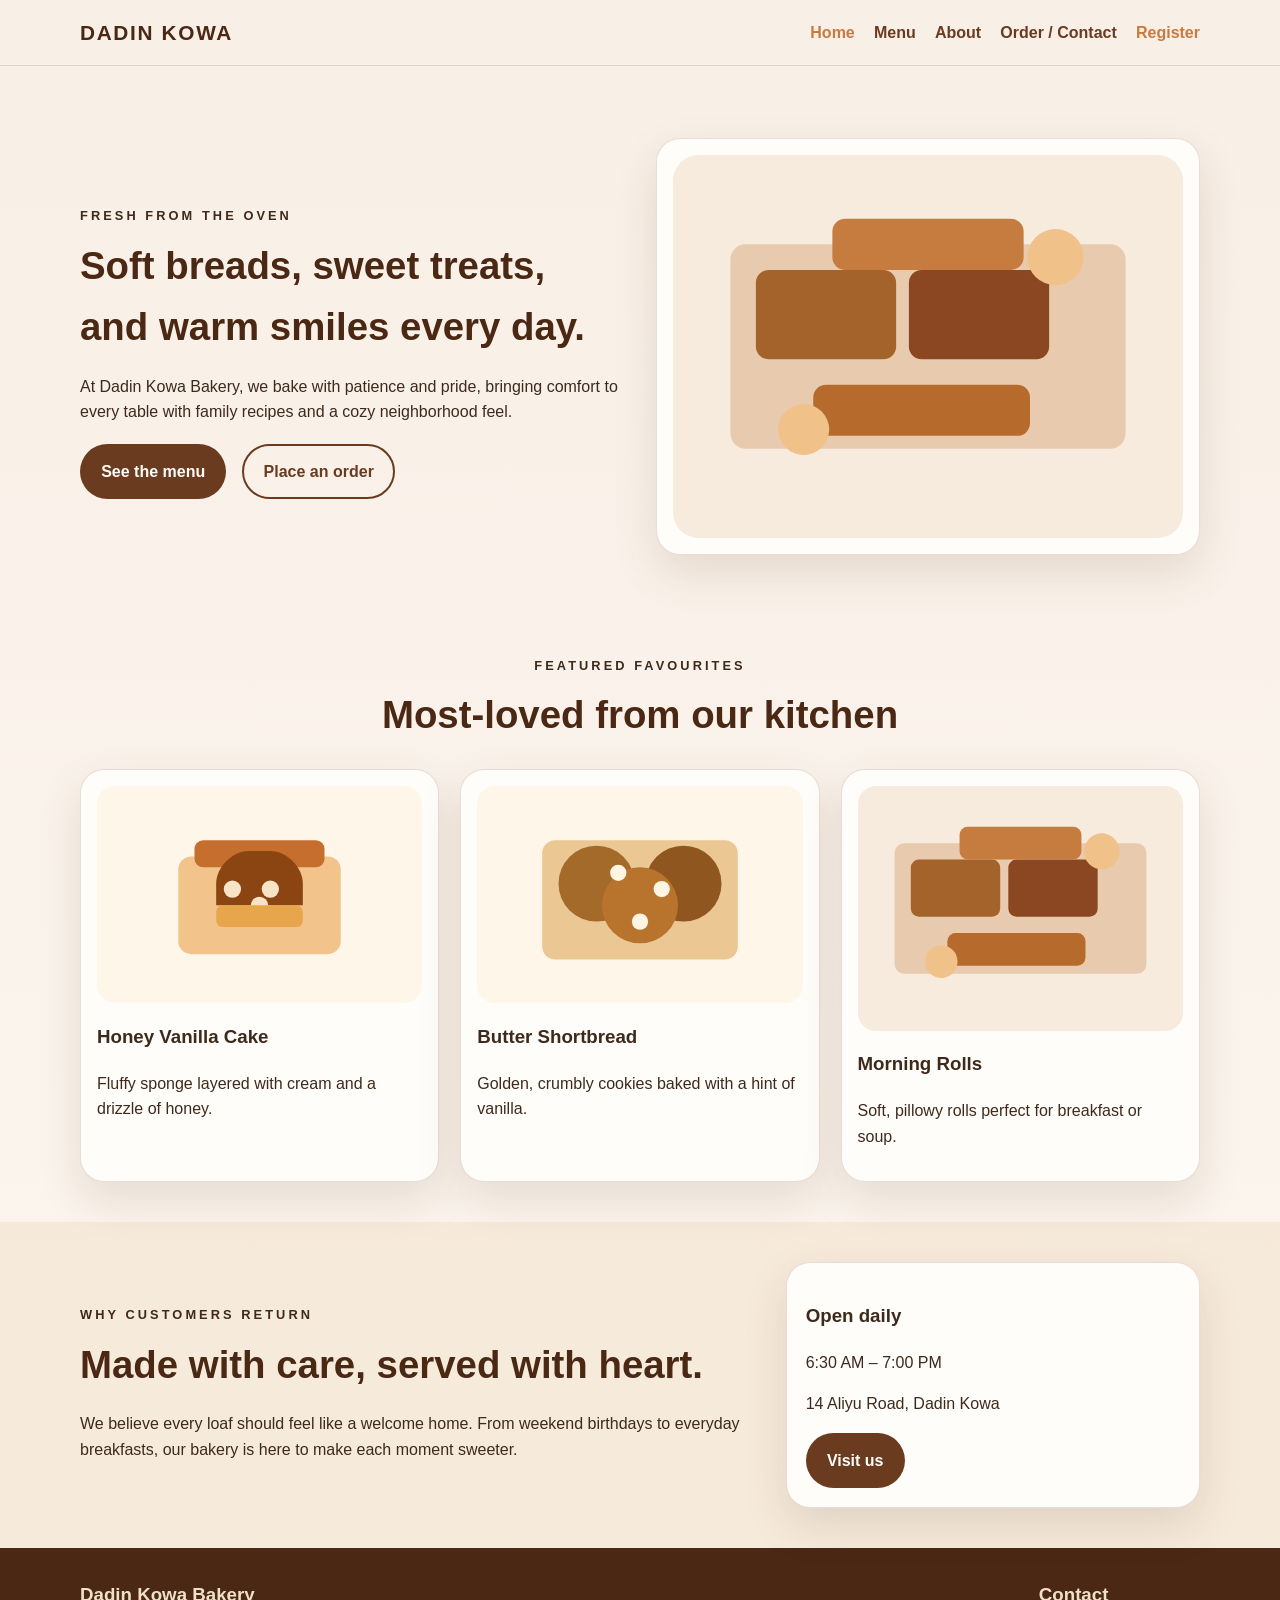
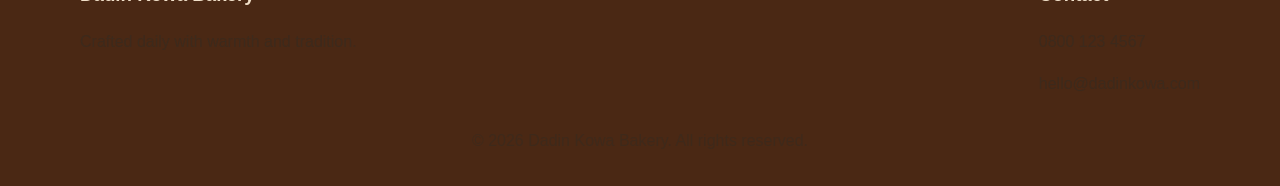
<file: index.html>
<!DOCTYPE html>
<html lang="en">
  <head>
    <meta charset="UTF-8" />
    <meta name="viewport" content="width=device-width, initial-scale=1.0" />
    <title>Dadin Kowa Bakery</title>
    <meta name="description" content="Warm, handcrafted baked goods from Dadin Kowa Bakery." />
    <link rel="stylesheet" href="styles.css" />
  </head>
  <body>
    <header class="site-header">
      <div class="container nav-bar">
        <a class="brand" href="index.html">Dadin Kowa</a>
        <button class="menu-toggle" aria-label="Toggle navigation" aria-expanded="false">
          <span></span><span></span><span></span>
        </button>
        <nav class="site-nav" aria-label="Primary navigation">
          <a href="index.html" class="active">Home</a>
          <a href="menu.html">Menu</a>
          <a href="about.html">About</a>
          <a href="contact.html">Order / Contact</a>
                    <a href="register.html" class="active">Register</a>
        </nav>
      </div>
    </header>

    <main>
      <section class="hero">
        <div class="container hero-grid">
          <div class="hero-copy">
            <p class="eyebrow">Fresh from the oven</p>
            <h1>Soft breads, sweet treats, and warm smiles every day.</h1>
            <p>At Dadin Kowa Bakery, we bake with patience and pride, bringing comfort to every table with family recipes and a cozy neighborhood feel.</p>
            <div class="hero-actions">
              <a class="btn btn-primary" href="menu.html">See the menu</a>
              <a class="btn btn-secondary" href="contact.html">Place an order</a>
            </div>
          </div>
          <div class="hero-card">
            <img src="images/hero-bread.svg" alt="Fresh bread and pastries on a wooden table" />
          </div>
        </div>
      </section>

      <section class="section">
        <div class="container">
          <div class="section-heading">
            <p class="eyebrow">Featured favourites</p>
            <h2>Most-loved from our kitchen</h2>
          </div>
          <div class="card-grid">
            <article class="card">
              <img src="images/cake.svg" alt="Layer cake with berries" />
              <h3>Honey Vanilla Cake</h3>
              <p>Fluffy sponge layered with cream and a drizzle of honey.</p>
            </article>
            <article class="card">
              <img src="images/cookies.svg" alt="Assorted cookies on a plate" />
              <h3>Butter Shortbread</h3>
              <p>Golden, crumbly cookies baked with a hint of vanilla.</p>
            </article>
            <article class="card">
              <img src="images/hero-bread.svg" alt="Warm rolls in a basket" />
              <h3>Morning Rolls</h3>
              <p>Soft, pillowy rolls perfect for breakfast or soup.</p>
            </article>
          </div>
        </div>
      </section>

      <section class="section section-alt">
        <div class="container split-section">
          <div>
            <p class="eyebrow">Why customers return</p>
            <h2>Made with care, served with heart.</h2>
            <p>We believe every loaf should feel like a welcome home. From weekend birthdays to everyday breakfasts, our bakery is here to make each moment sweeter.</p>
          </div>
          <div class="info-box">
            <h3>Open daily</h3>
            <p>6:30 AM – 7:00 PM</p>
            <p>14 Aliyu Road, Dadin Kowa</p>
            <a class="btn btn-primary" href="about.html">Visit us</a>
          </div>
        </div>
      </section>
    </main>

    <footer class="site-footer">
      <div class="container footer-grid">
        <div>
          <h3>Dadin Kowa Bakery</h3>
          <p>Crafted daily with warmth and tradition.</p>
        </div>
        <div>
          <h3>Contact</h3>
          <p>0800 123 4567</p>
          <p>hello@dadinkowa.com</p>
        </div>
      </div>
      <p class="footer-note">© <span id="year"></span> Dadin Kowa Bakery. All rights reserved.</p>
    </footer>

    <script src="script.js"></script>
  </body>
</html>
</file>
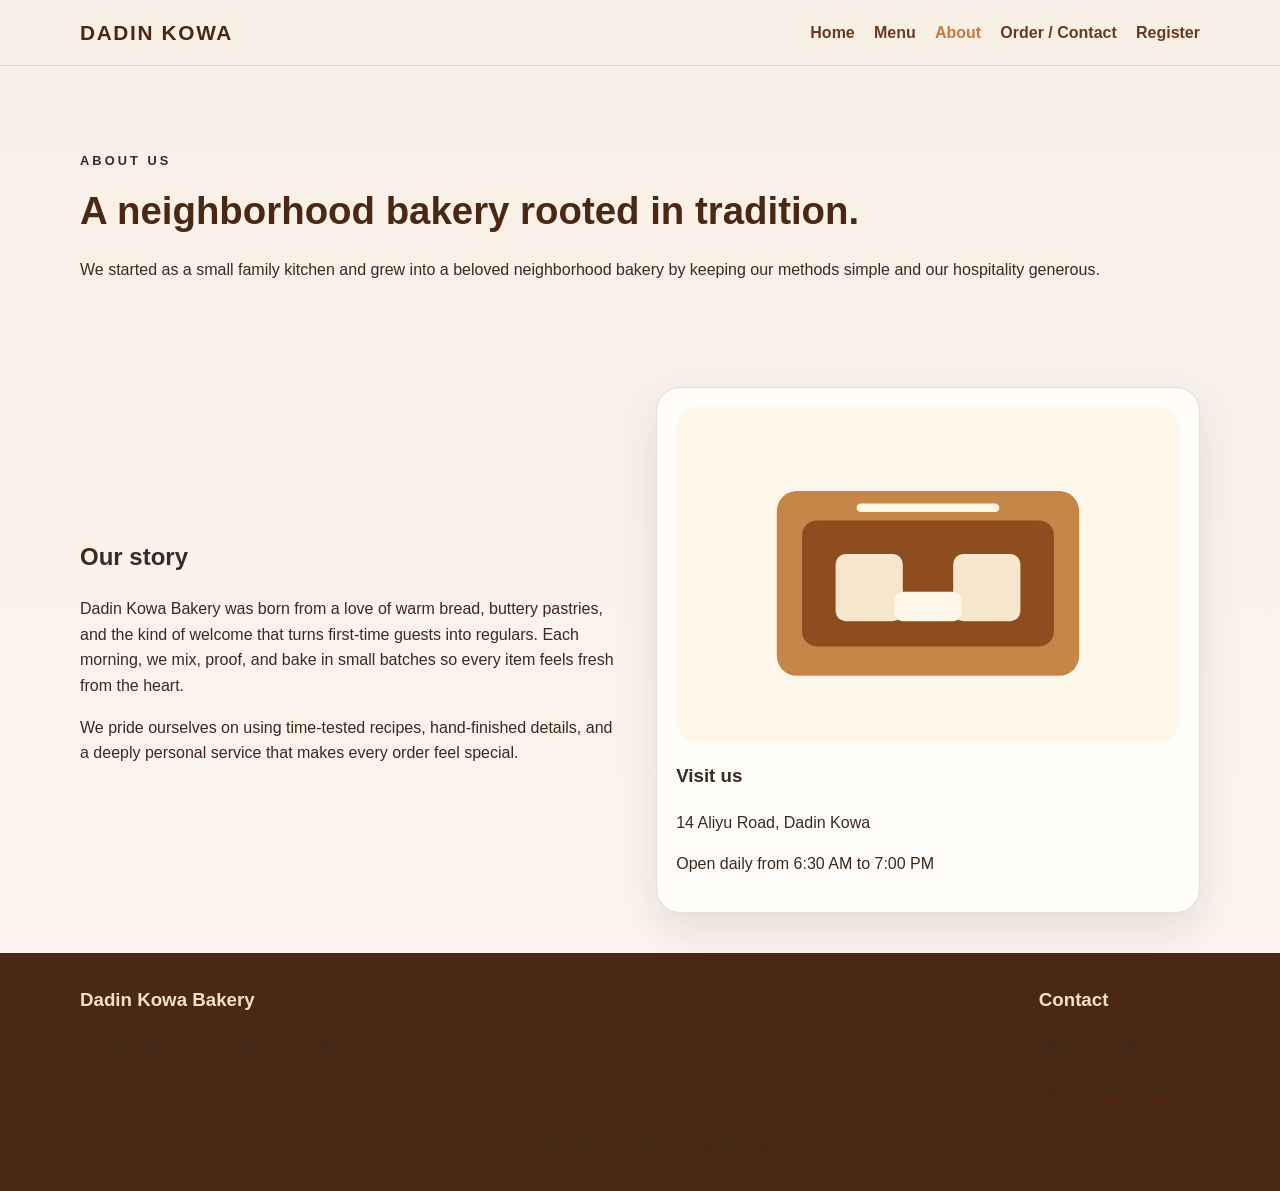
<file: about.html>
<!DOCTYPE html>
<html lang="en">
  <head>
    <meta charset="UTF-8" />
    <meta name="viewport" content="width=device-width, initial-scale=1.0" />
    <title>About | Dadin Kowa Bakery</title>
    <link rel="stylesheet" href="styles.css" />
  </head>
  <body>
    <header class="site-header">
      <div class="container nav-bar">
        <a class="brand" href="index.html">Dadin Kowa</a>
        <button class="menu-toggle" aria-label="Toggle navigation" aria-expanded="false">
          <span></span><span></span><span></span>
        </button>
        <nav class="site-nav" aria-label="Primary navigation">
          <a href="index.html">Home</a>
          <a href="menu.html">Menu</a>
          <a href="about.html" class="active">About</a>
          <a href="contact.html">Order / Contact</a>
          <a href="register.html">Register</a>
        </nav>
      </div>
    </header>

    <main>
      <section class="page-hero">
        <div class="container">
          <p class="eyebrow">About us</p>
          <h1>A neighborhood bakery rooted in tradition.</h1>
          <p>We started as a small family kitchen and grew into a beloved neighborhood bakery by keeping our methods simple and our hospitality generous.</p>
        </div>
      </section>

      <section class="section">
        <div class="container about-grid">
          <div>
            <h2>Our story</h2>
            <p>Dadin Kowa Bakery was born from a love of warm bread, buttery pastries, and the kind of welcome that turns first-time guests into regulars. Each morning, we mix, proof, and bake in small batches so every item feels fresh from the heart.</p>
            <p>We pride ourselves on using time-tested recipes, hand-finished details, and a deeply personal service that makes every order feel special.</p>
          </div>
          <div class="info-box">
            <img src="images/bakery-shop.svg" alt="Bakery storefront illustration" />
            <h3>Visit us</h3>
            <p>14 Aliyu Road, Dadin Kowa</p>
            <p>Open daily from 6:30 AM to 7:00 PM</p>
          </div>
        </div>
      </section>
    </main>

    <footer class="site-footer">
      <div class="container footer-grid">
        <div>
          <h3>Dadin Kowa Bakery</h3>
          <p>Crafted daily with warmth and tradition.</p>
        </div>
        <div>
          <h3>Contact</h3>
          <p>0800 123 4567</p>
          <p>hello@dadinkowa.com</p>
        </div>
      </div>
      <p class="footer-note">© <span id="year"></span> Dadin Kowa Bakery. All rights reserved.</p>
    </footer>

    <script src="script.js"></script>
  </body>
</html>
</file>
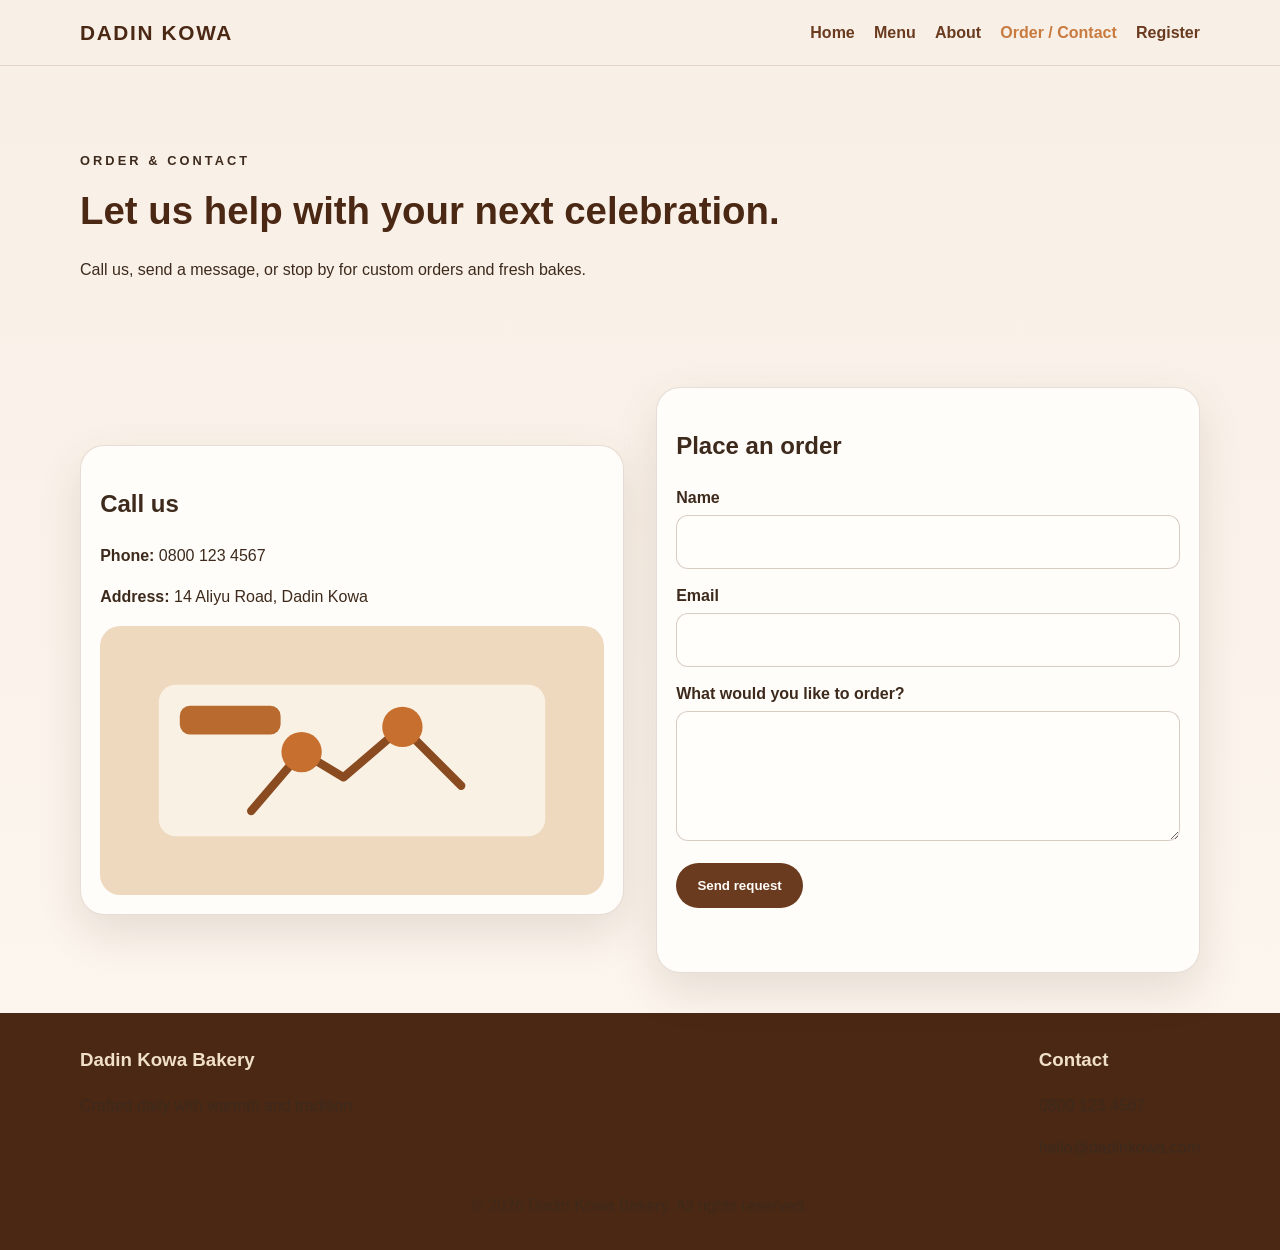
<file: contact.html>
<!DOCTYPE html>
<html lang="en">
  <head>
    <meta charset="UTF-8" />
    <meta name="viewport" content="width=device-width, initial-scale=1.0" />
    <title>Order & Contact | Dadin Kowa Bakery</title>
    <link rel="stylesheet" href="styles.css" />
  </head>
  <body>
    <header class="site-header">
      <div class="container nav-bar">
        <a class="brand" href="index.html">Dadin Kowa</a>
        <button class="menu-toggle" aria-label="Toggle navigation" aria-expanded="false">
          <span></span><span></span><span></span>
        </button>
        <nav class="site-nav" aria-label="Primary navigation">
          <a href="index.html">Home</a>
          <a href="menu.html">Menu</a>
          <a href="about.html">About</a>
          <a href="contact.html" class="active">Order / Contact</a>
          <a href="register.html">Register</a>
        </nav>
      </div>
    </header>

    <main>
      <section class="page-hero">
        <div class="container">
          <p class="eyebrow">Order & contact</p>
          <h1>Let us help with your next celebration.</h1>
          <p>Call us, send a message, or stop by for custom orders and fresh bakes.</p>
        </div>
      </section>

      <section class="section">
        <div class="container contact-grid">
          <div class="contact-card">
            <h2>Call us</h2>
            <p><strong>Phone:</strong> 0800 123 4567</p>
            <p><strong>Address:</strong> 14 Aliyu Road, Dadin Kowa</p>
            <img src="images/map-placeholder.svg" alt="Placeholder map for the bakery location" />
          </div>
          <div class="contact-card">
            <h2>Place an order</h2>
            <form id="order-form">
              <label>
                Name
                <input type="text" name="name" required />
              </label>
              <label>
                Email
                <input type="email" name="email" required />
              </label>
              <label>
                What would you like to order?
                <textarea name="message" rows="4" required></textarea>
              </label>
              <button class="btn btn-primary" type="submit">Send request</button>
              <p id="form-message" class="form-message" aria-live="polite"></p>
            </form>
          </div>
        </div>
      </section>
    </main>

    <footer class="site-footer">
      <div class="container footer-grid">
        <div>
          <h3>Dadin Kowa Bakery</h3>
          <p>Crafted daily with warmth and tradition.</p>
        </div>
        <div>
          <h3>Contact</h3>
          <p>0800 123 4567</p>
          <p>hello@dadinkowa.com</p>
        </div>
      </div>
      <p class="footer-note">© <span id="year"></span> Dadin Kowa Bakery. All rights reserved.</p>
    </footer>

    <script src="script.js"></script>
  </body>
</html>
</file>
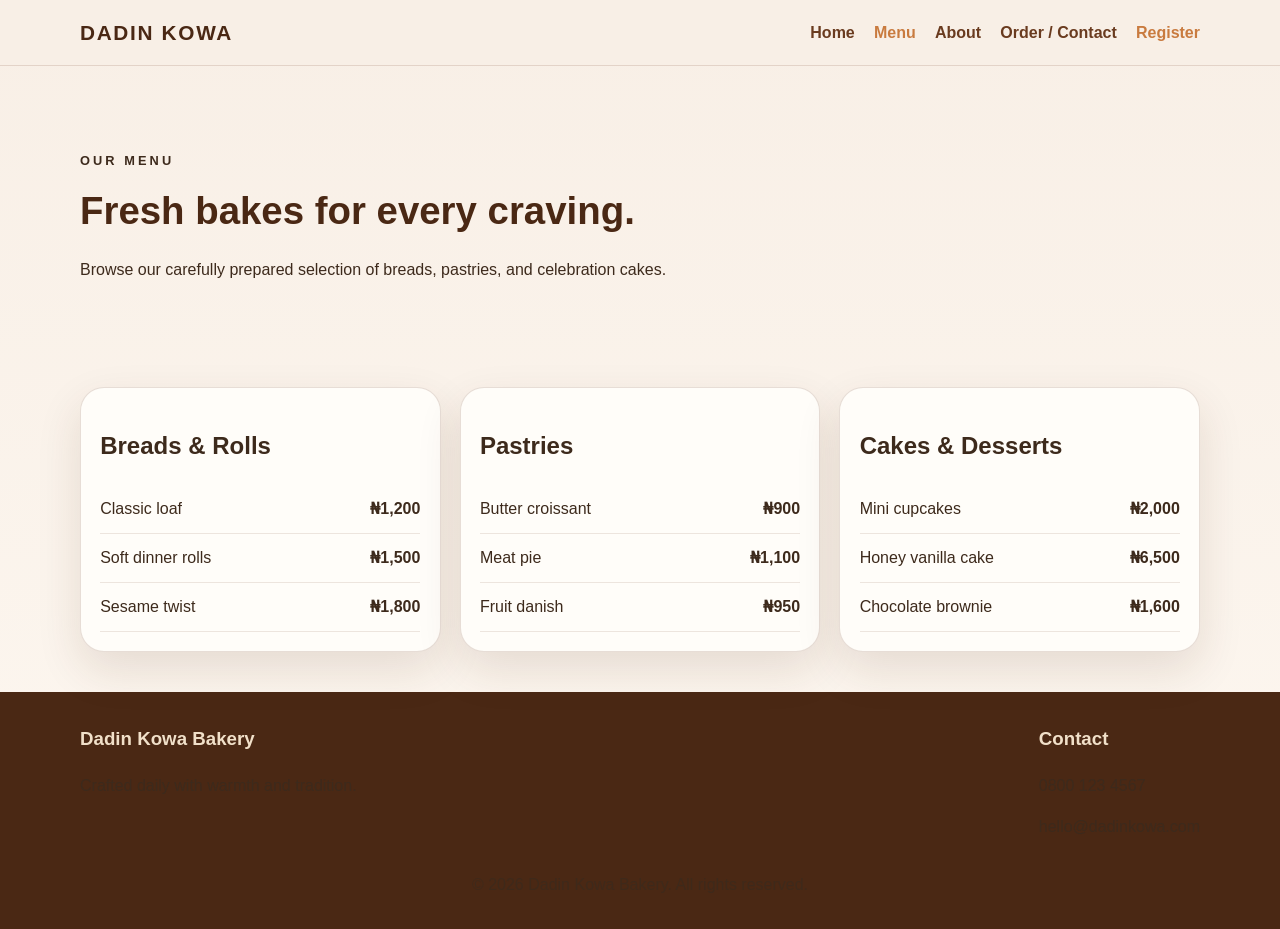
<file: menu.html>
<!DOCTYPE html>
<html lang="en">
  <head>
    <meta charset="UTF-8" />
    <meta name="viewport" content="width=device-width, initial-scale=1.0" />
    <title>Menu | Dadin Kowa Bakery</title>
    <link rel="stylesheet" href="styles.css" />
  </head>
  <body>
    <header class="site-header">
      <div class="container nav-bar">
        <a class="brand" href="index.html">Dadin Kowa</a>
        <button class="menu-toggle" aria-label="Toggle navigation" aria-expanded="false">
          <span></span><span></span><span></span>
        </button>
        <nav class="site-nav" aria-label="Primary navigation">
          <a href="index.html">Home</a>
          <a href="menu.html" class="active">Menu</a>
          <a href="about.html">About</a>
          <a href="contact.html">Order / Contact</a>
                    <a href="register.html" class="active">Register</a>
        </nav>
      </div>
    </header>

    <main>
      <section class="page-hero">
        <div class="container">
          <p class="eyebrow">Our menu</p>
          <h1>Fresh bakes for every craving.</h1>
          <p>Browse our carefully prepared selection of breads, pastries, and celebration cakes.</p>
        </div>
      </section>

      <section class="section">
        <div class="container menu-layout">
          <article class="menu-card">
            <h2>Breads & Rolls</h2>
            <ul>
              <li><span>Classic loaf</span><strong>₦1,200</strong></li>
              <li><span>Soft dinner rolls</span><strong>₦1,500</strong></li>
              <li><span>Sesame twist</span><strong>₦1,800</strong></li>
            </ul>
          </article>
          <article class="menu-card">
            <h2>Pastries</h2>
            <ul>
              <li><span>Butter croissant</span><strong>₦900</strong></li>
              <li><span>Meat pie</span><strong>₦1,100</strong></li>
              <li><span>Fruit danish</span><strong>₦950</strong></li>
            </ul>
          </article>
          <article class="menu-card">
            <h2>Cakes & Desserts</h2>
            <ul>
              <li><span>Mini cupcakes</span><strong>₦2,000</strong></li>
              <li><span>Honey vanilla cake</span><strong>₦6,500</strong></li>
              <li><span>Chocolate brownie</span><strong>₦1,600</strong></li>
            </ul>
          </article>
        </div>
      </section>
    </main>

    <footer class="site-footer">
      <div class="container footer-grid">
        <div>
          <h3>Dadin Kowa Bakery</h3>
          <p>Crafted daily with warmth and tradition.</p>
        </div>
        <div>
          <h3>Contact</h3>
          <p>0800 123 4567</p>
          <p>hello@dadinkowa.com</p>
        </div>
      </div>
      <p class="footer-note">© <span id="year"></span> Dadin Kowa Bakery. All rights reserved.</p>
    </footer>

    <script src="script.js"></script>
  </body>
</html>
</file>
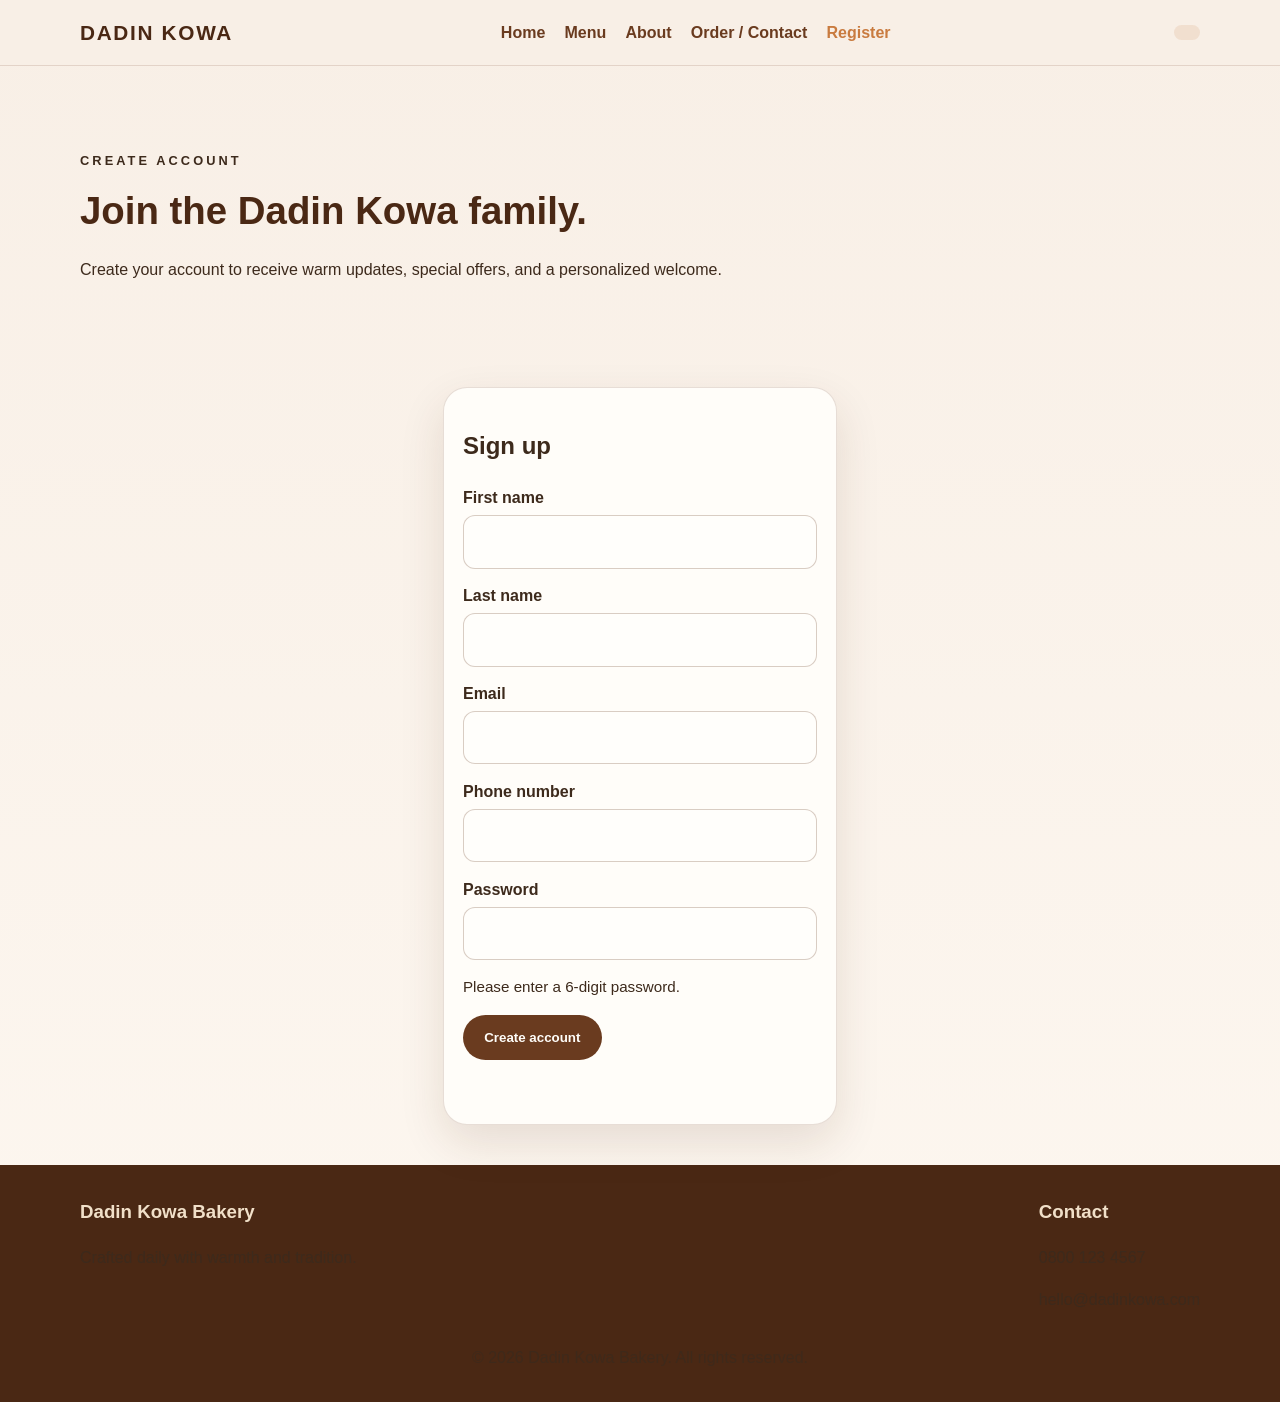
<file: register.html>
<!DOCTYPE html>
<html lang="en">
  <head>
    <meta charset="UTF-8" />
    <meta name="viewport" content="width=device-width, initial-scale=1.0" />
    <title>Register | Dadin Kowa Bakery</title>
    <link rel="stylesheet" href="styles.css" />
  </head>
  <body>
    <header class="site-header">
      <div class="container nav-bar">
        <a class="brand" href="index.html">Dadin Kowa</a>
        <button class="menu-toggle" aria-label="Toggle navigation" aria-expanded="false">
          <span></span><span></span><span></span>
        </button>
        <nav class="site-nav" aria-label="Primary navigation">
          <a href="index.html">Home</a>
          <a href="menu.html">Menu</a>
          <a href="about.html">About</a>
          <a href="contact.html">Order / Contact</a>
          <a href="register.html" class="active">Register</a>
        </nav>
        <div id="auth-pill" class="auth-pill" aria-live="polite"></div>
      </div>
    </header>

    <main>
      <section class="page-hero">
        <div class="container">
          <p class="eyebrow">Create account</p>
          <h1>Join the Dadin Kowa family.</h1>
          <p>Create your account to receive warm updates, special offers, and a personalized welcome.</p>
        </div>
      </section>

      <section class="section">
        <div class="container register-wrap">
          <form id="register-form" class="contact-card">
            <h2>Sign up</h2>
            <label>
              First name
              <input type="text" name="firstName" required />
            </label>
            <label>
              Last name
              <input type="text" name="lastName" required />
            </label>
            <label>
              Email
              <input type="email" name="email" required />
            </label>
            <label>
              Phone number
              <input type="tel" name="phone" required />
            </label>
            <label>
              Password
              <input type="password" name="password" inputmode="numeric" pattern="[0-9]{6}" minlength="6" maxlength="6" required />
            </label>
            <p class="hint">Please enter a 6-digit password.</p>
            <button class="btn btn-primary" type="submit">Create account</button>
            <p id="register-message" class="form-message" aria-live="polite"></p>
          </form>
        </div>
      </section>
    </main>

    <footer class="site-footer">
      <div class="container footer-grid">
        <div>
          <h3>Dadin Kowa Bakery</h3>
          <p>Crafted daily with warmth and tradition.</p>
        </div>
        <div>
          <h3>Contact</h3>
          <p>0800 123 4567</p>
          <p>hello@dadinkowa.com</p>
        </div>
      </div>
      <p class="footer-note">© <span id="year"></span> Dadin Kowa Bakery. All rights reserved.</p>
    </footer>

    <script src="script.js"></script>
  </body>
</html>
</file>
<file: styles.css>
:root {
  --cream: #f8efe6;
  --cream-strong: #f1e0c9;
  --brown: #6a3b1f;
  --brown-dark: #4a2814;
  --text: #3d2a1c;
  --accent: #c97b3f;
  --white: #fffdf9;
  --shadow: 0 18px 45px rgba(74, 40, 20, 0.12);
}

* {
  box-sizing: border-box;
}

body {
  margin: 0;
  font-family: "Segoe UI", Tahoma, Geneva, Verdana, sans-serif;
  color: var(--text);
  background: linear-gradient(180deg, var(--cream) 0%, #fdf7f0 100%);
  line-height: 1.6;
}

a {
  color: inherit;
  text-decoration: none;
}

img {
  max-width: 100%;
  display: block;
}

.container {
  width: min(1120px, calc(100% - 2rem));
  margin: 0 auto;
}

.site-header {
  background: rgba(248, 239, 230, 0.95);
  position: sticky;
  top: 0;
  z-index: 20;
  backdrop-filter: blur(10px);
  border-bottom: 1px solid rgba(106, 59, 31, 0.15);
}

.nav-bar {
  display: flex;
  justify-content: space-between;
  align-items: center;
  padding: 1rem 0;
}

.brand {
  font-size: 1.3rem;
  font-weight: 700;
  color: var(--brown-dark);
  letter-spacing: 0.08em;
  text-transform: uppercase;
}

.site-nav {
  display: flex;
  gap: 1.2rem;
}

.site-nav a {
  font-weight: 600;
  color: var(--brown);
}

.site-nav a.active,
.site-nav a:hover {
  color: var(--accent);
}

.menu-toggle {
  display: none;
  background: none;
  border: 0;
  padding: 0.2rem;
  cursor: pointer;
}

.menu-toggle span {
  display: block;
  width: 24px;
  height: 2px;
  margin: 4px 0;
  background: var(--brown-dark);
}

.hero,
.page-hero {
  padding: 4.5rem 0 3rem;
}

.hero-grid,
.about-grid,
.contact-grid,
.split-section {
  display: grid;
  gap: 2rem;
  align-items: center;
}

.hero-grid,
.about-grid,
.contact-grid {
  grid-template-columns: repeat(2, minmax(0, 1fr));
}

.hero-copy h1,
.page-hero h1,
.section-heading h2,
.split-section h2 {
  font-size: clamp(2rem, 3vw, 2.8rem);
  margin: 0 0 0.8rem;
  color: var(--brown-dark);
}

.hero-copy p,
.page-hero p,
.section-heading p,
.split-section p,
.info-box p,
.contact-card p,
.card p,
.menu-card li,
.site-footer p {
  color: var(--text);
}

.eyebrow {
  text-transform: uppercase;
  letter-spacing: 0.24em;
  font-size: 0.8rem;
  font-weight: 700;
  color: var(--accent);
  margin-bottom: 0.5rem;
}

.hero-actions {
  display: flex;
  gap: 1rem;
  margin-top: 1.2rem;
  flex-wrap: wrap;
}

.btn {
  display: inline-block;
  padding: 0.8rem 1.2rem;
  border-radius: 999px;
  font-weight: 700;
  border: 2px solid transparent;
  transition: transform 0.2s ease, box-shadow 0.2s ease;
}

.btn:hover {
  transform: translateY(-2px);
  box-shadow: var(--shadow);
}

.btn-primary {
  background: var(--brown);
  color: var(--white);
}

.btn-secondary {
  border-color: var(--brown);
  color: var(--brown);
  background: transparent;
}

.hero-card,
.card,
.info-box,
.contact-card,
.menu-card {
  background: var(--white);
  border: 1px solid rgba(106, 59, 31, 0.16);
  border-radius: 24px;
  box-shadow: var(--shadow);
}

.hero-card {
  padding: 1rem;
}

.section {
  padding: 2.5rem 0;
}

.section-alt {
  background: rgba(241, 224, 201, 0.5);
}

.section-heading {
  text-align: center;
  margin-bottom: 1.5rem;
}

.card-grid {
  display: grid;
  grid-template-columns: repeat(3, minmax(0, 1fr));
  gap: 1.3rem;
}

.card {
  padding: 1rem;
}

.card img {
  border-radius: 18px;
  margin-bottom: 0.9rem;
}

.split-section {
  grid-template-columns: 1.3fr 0.8fr;
}

.info-box,
.contact-card {
  padding: 1.2rem;
}

.info-box img {
  border-radius: 16px;
  margin-bottom: 0.8rem;
}

.menu-layout {
  display: grid;
  grid-template-columns: repeat(3, minmax(0, 1fr));
  gap: 1.2rem;
}

.menu-card {
  padding: 1.2rem;
}

.menu-card ul {
  list-style: none;
  padding: 0;
  margin: 0;
}

.menu-card li {
  display: flex;
  justify-content: space-between;
  padding: 0.7rem 0;
  border-bottom: 1px solid rgba(106, 59, 31, 0.12);
}

label {
  display: block;
  margin-bottom: 0.9rem;
  font-weight: 600;
}

input,
textarea {
  width: 100%;
  border: 1px solid rgba(106, 59, 31, 0.25);
  border-radius: 12px;
  padding: 0.8rem;
  margin-top: 0.3rem;
  font: inherit;
  background: #fffefb;
}

.form-message {
  min-height: 1.2rem;
  margin-top: 0.6rem;
  color: var(--brown);
  font-weight: 600;
}

.auth-pill {
  margin-left: 1rem;
  font-weight: 700;
  color: var(--brown);
  background: rgba(201, 123, 63, 0.14);
  padding: 0.45rem 0.8rem;
  border-radius: 999px;
}

.register-wrap {
  display: flex;
  justify-content: center;
}

.hint {
  margin: 0 0 1rem;
  font-size: 0.95rem;
  color: var(--brown);
}

.site-footer {
  background: var(--brown-dark);
  color: var(--cream);
  padding: 2rem 0 1rem;
}

.footer-grid {
  display: flex;
  justify-content: space-between;
  gap: 1.2rem;
}

.site-footer h3 {
  margin-top: 0;
  color: var(--cream-strong);
}

.footer-note {
  text-align: center;
  margin-top: 1rem;
  opacity: 0.85;
}

@media (max-width: 760px) {
  .menu-toggle {
    display: block;
  }

  .site-nav {
    position: absolute;
    right: 1rem;
    top: 3.8rem;
    flex-direction: column;
    background: var(--white);
    padding: 1rem;
    width: min(220px, calc(100% - 2rem));
    border-radius: 16px;
    box-shadow: var(--shadow);
    display: none;
  }

  .site-nav.open {
    display: flex;
  }

  .hero-grid,
  .about-grid,
  .contact-grid,
  .split-section,
  .card-grid,
  .menu-layout {
    grid-template-columns: 1fr;
  }

  .footer-grid {
    flex-direction: column;
  }
}
</file>
